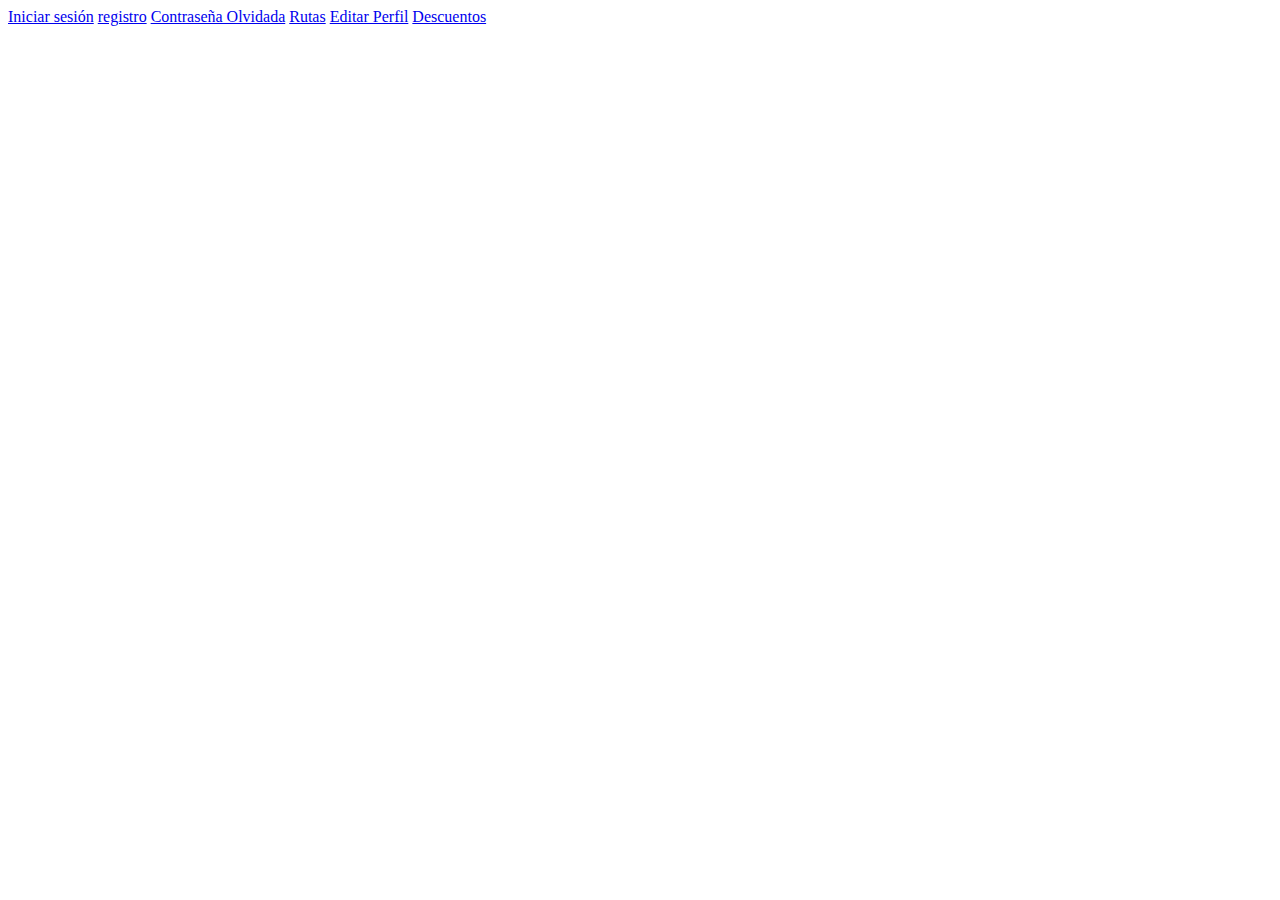
<file: index.html>
<!DOCTYPE html>
<html>
<head>
	<meta charset="utf-8">
	<title>indice(?)</title>
</head>
<body>
	<a href="login.html">Iniciar sesión</a>
	<a href="registro.html">registro</a>
	<a href="contraseña-olvidada.html">Contraseña Olvidada</a>
	<a href="rutas.html">Rutas</a>
	<a href="editar-perfil.html">Editar Perfil</a>
	<a href="descuentos.html">Descuentos</a>
	<a href=""></a>
	<a href=""></a>
</body>
</html>
</file>
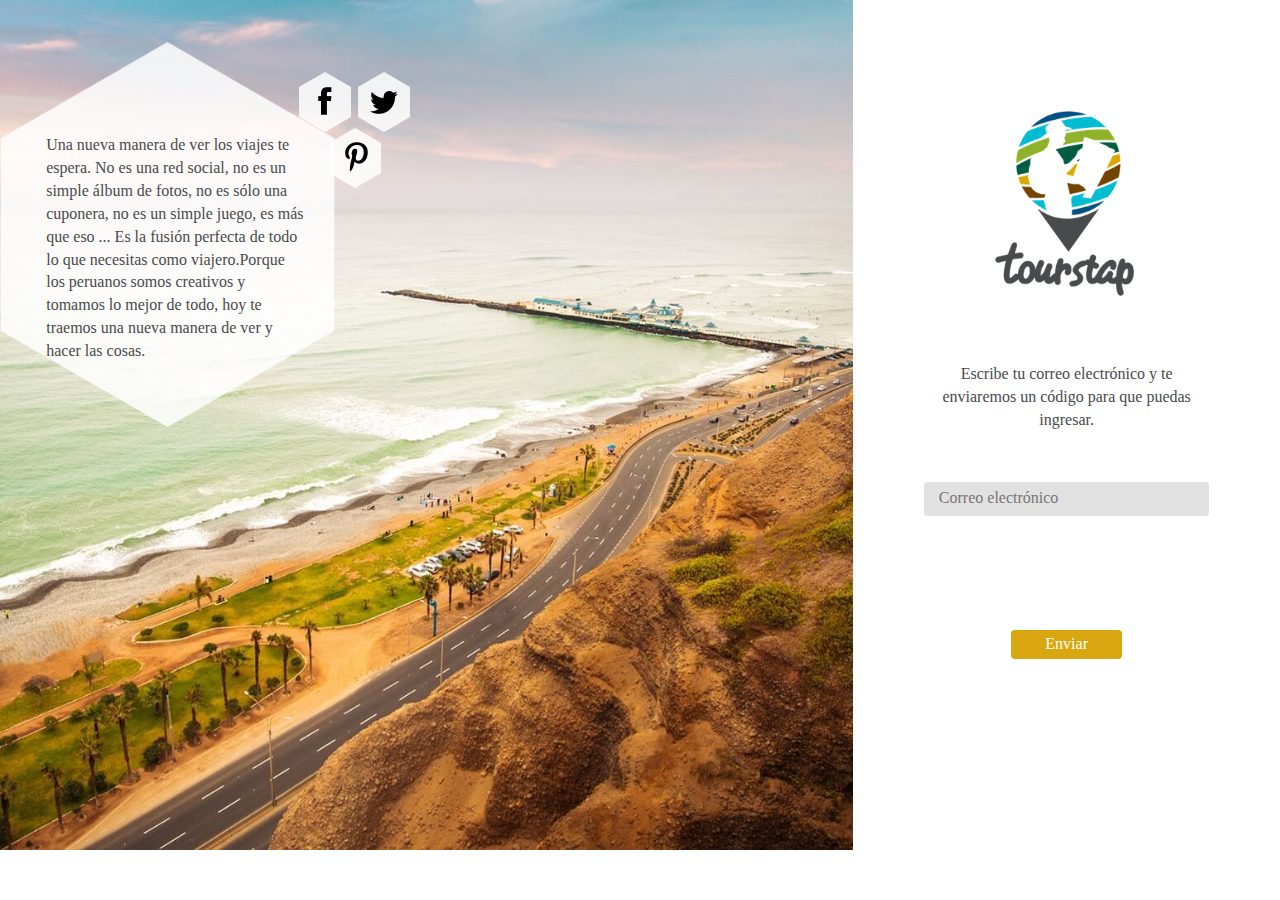
<file: contraseña-olvidada.html>
<!DOCTYPE html><!DOCTYPE html>
<html lang="en">
  <head>
    <meta charset="utf-8">
    <title></title>
    <link rel="shortcut icon" href="assets/icon/faviicon.png" type="image/x-icon">
    <link href="assets/css/bootstrap.min.css" rel="stylesheet">
    <link href="assets/css/beyond.css" rel="stylesheet">
    <link href="assets/css/sanfrancisco-font.css" rel="stylesheet">
    <link href="assets/css/main.css" rel="stylesheet">
    <link href="assets/css/owl.carousel.css" rel="stylesheet">
    <body>
      <section>
        <div class="col-xs-8 bg-login">
          <div>
            <p>Una nueva manera de ver los viajes te espera. No es una red social, no es un simple álbum de fotos, no es sólo una cuponera, no es un simple juego, es más que eso ... Es la fusión perfecta de todo lo que necesitas como viajero.Porque los peruanos somos creativos y tomamos lo mejor de todo, hoy te traemos una nueva manera de ver y hacer las cosas.</p>
          </div>
          <div><a href="#"><img src="assets/icon/icon-facebook.png"></a></div>
          <div><a href="#"><img src="assets/icon/icon-pinterest.png"></a></div>
          <div><a href="#"><img src="assets/icon/icon-twitter.png"></a></div>
        </div>
        <div class="col-xs-4 text-center">
          <div class="logo-login"></div>
          <form>
            <p class="mt-20">Escribe tu correo electrónico y te enviaremos un código para que puedas ingresar.</p>
            <input type="email" name="email" placeholder="Correo electrónico" required class="col-xs-12">
            <input type="submit" name="submit" value="Enviar" class="btn-warning mt-40">
          </form>
        </div>
      </section>
    </body>
  </head>
</html>
</file>
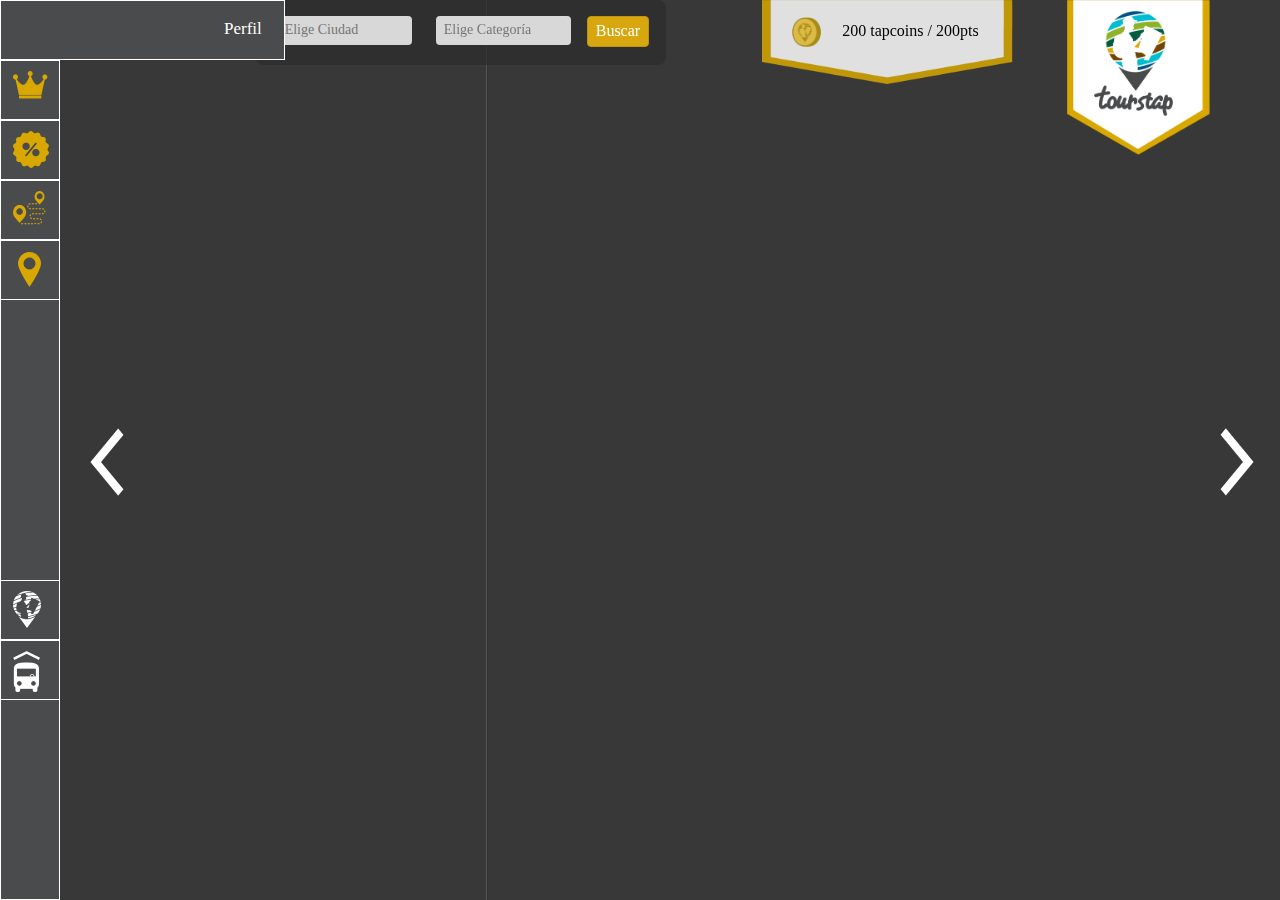
<file: descuentos.html>
<!DOCTYPE html>
<html lang="en">
  <head>
    <meta charset="utf-8">
    <title></title>
    <link rel="shortcut icon" href="assets/icon/faviicon.png" type="image/x-icon">
    <link href="assets/css/bootstrap.min.css" rel="stylesheet">
    <link href="assets/css/beyond.css" rel="stylesheet">
    <link href="assets/css/sanfrancisco-font.css" rel="stylesheet">
    <link href="assets/css/main.css" rel="stylesheet">
    <link href="assets/css/owl.carousel.css" rel="stylesheet">
    <body onLoad="">
      <section>
        <div class="nav sidebar-nav">
          <nav>
            <ul role="navigation" class="navbar"><a href="perfil.html">   
                <li class="icon-pd"><img src="assets/icon/icono-perfil.png">
                  <p> Perfil</p>
                </li></a><a href="ranking.html">   
                <li><img src="assets/icon/icono-ranking.png">
                  <p> Ranking</p>
                </li></a><a href="descuentos.html">   
                <li><img src="assets/icon/icono-descuentos.png">
                  <p> Descuentos</p>
                </li></a><a href="rutas.html">   
                <li><img src="assets/icon/icono-retos.png">
                  <p> Rutas</p>
                </li></a><a href="mapa.html">
                <li class="icon-pd"><img src="assets/icon/icono-ubicacion.png">
                  <p> Mapa</p>
                </li></a><a href="http://tourstap.com/">   
                <li class="icon web"><img src="assets/icon/icono-web.png"></li></a><a href="bus-alojo.html" class="icon">  
                <li class="icon"><img src="assets/icon/icono-bus-alojo.png"></li></a></ul>
          </nav>
        </div>
      </section>
      <div class="filter">
        <form action="">
          <input list="place" name="places" placeholder="Elige Ciudad">
          <datalist id="place">
            <option value="Lugar 1"></option>
            <option value="Lugar 2"></option>
            <option value="Lugar 3"></option>
            <option value="Lugar 4"></option>
          </datalist>
          <input list="category" name="category" placeholder="Elige Categoría">
          <datalist id="category">
            <option value="Restaruantes"></option>
            <option value="Hoteles"></option>
            <option value="Ecolodge"></option>
            <option value="Tours"></option>
            <option value="Souvenirs"></option>
          </datalist>
          <button class="btn btn-warning">Buscar</button>
        </form>
      </div>
      <div class="col-sm-5 pts-tapcoin ">
        <div class="white-tapcoin">
          <div class="tapcoin"></div>
          <p>200 tapcoins / 200pts</p>
        </div>
        <div class="white-logo">
          <div class="logo"></div>
        </div>
      </div>
      <section class="contain-descuento">
        <div class="item">
          <div class="descuento-hover">
            <div>
              <h2>Bar Runa</h2>
              <h4>Descuento en todo piscos</h4>
              <p>20%</p>
              <p>50 tapcoin</p>
              <p class="text-justify">Lorem ipsum dolor sit amet, consectetur adipisicing elit, sed do eiusmod tempor incididunt ut labore et dolore magna aliqua. Ut enim ad minim veniam, quis nostrud exercitation ullamco laboris nisi ut aliquip ex ea commodo consequat.</p>
              <button class="btn btn-warning">Canjear</button>
            </div>
          </div><img src="assets/icon/capa-descuentos.png" class="descuento-item">
        </div>
        <div class="item">
          <div class="descuento-hover">
            <div>
              <h2>Bar Runa</h2>
              <h4>Descuento en todo piscos</h4>
              <p>20%</p>
              <p>50 tapcoin</p>
              <p class="text-justify">Duis aute irure dolor in reprehenderit in voluptate velit esse cillum dolore eu fugiat nulla pariatur. Excepteur sint occaecat cupidatat non proident, sunt in culpa qui officia deserunt mollit anim id est laborum.</p>
              <button class="btn btn-warning">Canjear</button>
            </div>
          </div><img src="assets/icon/capa-descuentos.png" class="descuento-item">
        </div>
        <div class="item">
          <div class="descuento-hover">
            <div>
              <h2>Bar Runa</h2>
              <h4>Descuento en todo piscos</h4>
              <p>20%</p>
              <p>50 tapcoin</p>
              <p class="text-justify">Lorem ipsum dolor sit amet, consectetur adipisicing elit, sed do eiusmod tempor incididunt ut labore et dolore magna aliqua. Ut enim ad minim veniam, quis nostrud exercitation ullamco laboris nisi ut aliquip ex ea commodo consequat.</p>
              <button class="btn btn-warning">Canjear</button>
            </div>
          </div><img src="assets/icon/capa-descuentos.png" class="descuento-item">
        </div>
        <div class="item">
          <div class="descuento-hover">
            <div>
              <h2>Bar Runa</h2>
              <h4>Descuento en todo piscos</h4>
              <p>20%</p>
              <p>50 tapcoin</p>
              <p class="text-justify">Duis aute irure dolor in reprehenderit in voluptate velit esse cillum dolore eu fugiat nulla pariatur. Excepteur sint occaecat cupidatat non proident, sunt in culpa qui officia deserunt mollit anim id est laborum.</p>
              <button class="btn btn-warning">Canjear</button>
            </div>
          </div><img src="assets/icon/capa-descuentos.png" class="descuento-item">
        </div>
      </section>
      <script src="http://ajax.googleapis.com/ajax/libs/jquery/2.0.0/jquery.min.js">  </script>
      <script src="assets/js/owl.carousel.min.js"></script>
      <script src="assets/js/main.js"></script>
    </body>
  </head>
</html>
</file>
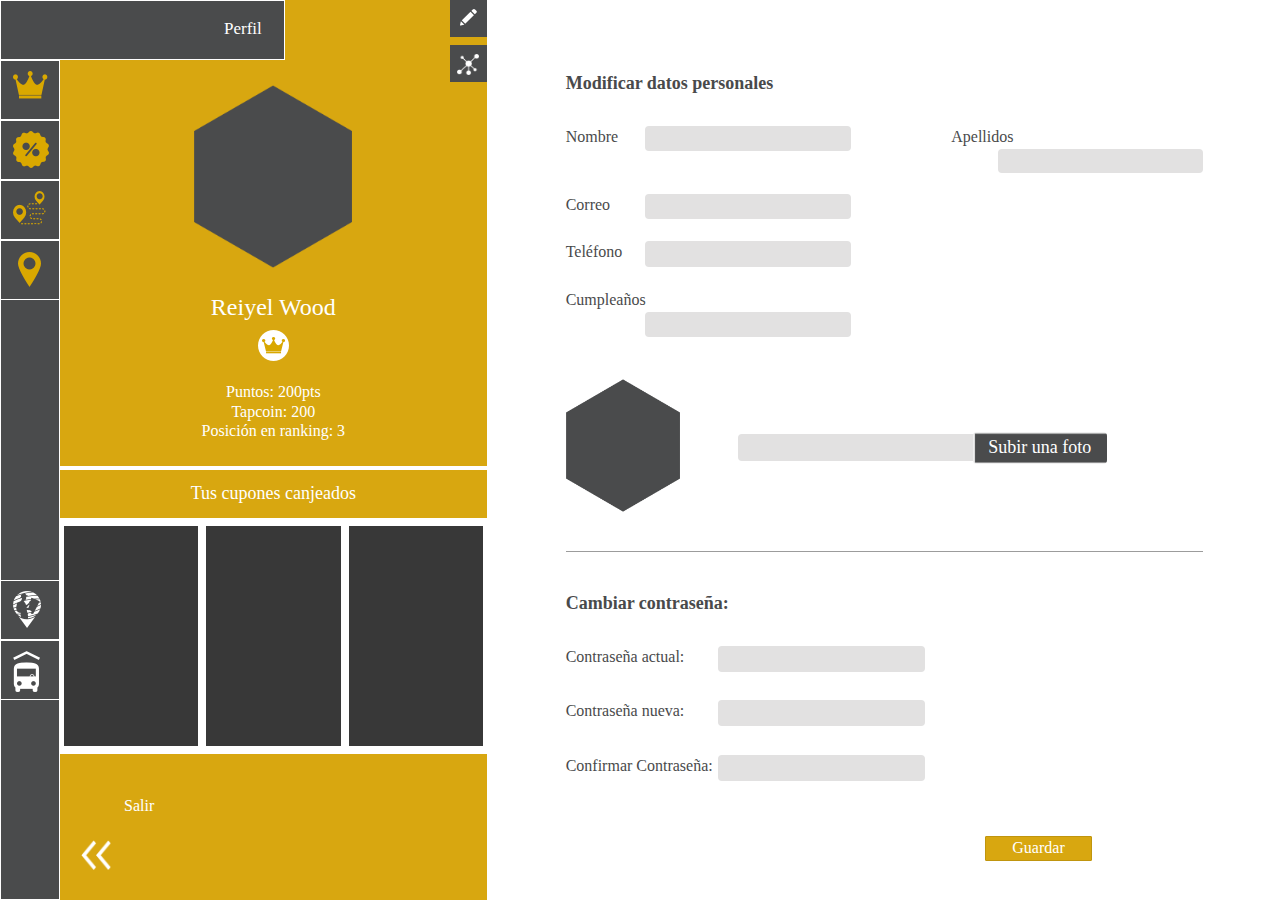
<file: editar-perfil.html>
<!DOCTYPE html>
<html lang="en">
  <head>
    <meta charset="utf-8">
    <title></title>
    <link rel="shortcut icon" href="assets/icon/faviicon.png" type="image/x-icon">
    <link href="assets/css/bootstrap.min.css" rel="stylesheet">
    <link href="assets/css/beyond.css" rel="stylesheet">
    <link href="assets/css/sanfrancisco-font.css" rel="stylesheet">
    <link href="assets/css/main.css" rel="stylesheet">
    <link href="assets/css/owl.carousel.css" rel="stylesheet">
    <body onLoad="fotoPerfil(1)">
      <section>
        <div class="nav sidebar-nav">
          <nav>
            <ul role="navigation" class="navbar"><a href="perfil.html">   
                <li class="icon-pd"><img src="assets/icon/icono-perfil.png">
                  <p> Perfil</p>
                </li></a><a href="ranking.html">   
                <li><img src="assets/icon/icono-ranking.png">
                  <p> Ranking</p>
                </li></a><a href="descuentos.html">   
                <li><img src="assets/icon/icono-descuentos.png">
                  <p> Descuentos</p>
                </li></a><a href="rutas.html">   
                <li><img src="assets/icon/icono-retos.png">
                  <p> Rutas</p>
                </li></a><a href="mapa.html">
                <li class="icon-pd"><img src="assets/icon/icono-ubicacion.png">
                  <p> Mapa</p>
                </li></a><a href="http://tourstap.com/">   
                <li class="icon web"><img src="assets/icon/icono-web.png"></li></a><a href="bus-alojo.html" class="icon">  
                <li class="icon"><img src="assets/icon/icono-bus-alojo.png"></li></a></ul>
          </nav>
        </div>
        <div class="col-sm-4 bg-perfil text-center"><a href="editar-perfil.html">
            <div class="icon"><img src="assets/icon/icono-edicion.png"></div></a><a href="#">           
            <div class="icon compartir"> <img src="assets/icon/icono-compartir.png"></div></a><img src="assets/icon/foto-perfil.png" class="foto">
          <h3>Reiyel Wood</h3><img src="assets/icon/icono-posicion-ranking.png">
          <p>Puntos: 200pts</p>
          <p>Tapcoin: 200</p>
          <p>Posición en ranking: 3</p>
          <div>
            <h4>Tus cupones canjeados</h4>
          </div>
          <div class="slide-descuentos"><a class="item">
              <div><span>Cod: a12341234</span></div><img src="assets/icon/caja-descuentos.png"></a><a class="item">
              <div><span>Cod: a12351235</span></div><img src="assets/icon/caja-descuentos.png"></a><a class="item">
              <div><span>Cod: a12361235</span></div><img src="assets/icon/caja-descuentos.png"></a><a class="item">
              <div><span>Cod: a12371235</span></div><img src="assets/icon/caja-descuentos.png"></a><a class="item">
              <div><span>Cod: a12381235</span></div><img src="assets/icon/caja-descuentos.png"></a><a class="item">
              <div><span>Cod: a12391235</span></div><img src="assets/icon/caja-descuentos.png"></a></div>
          <div></div><a href="#" class="salir">   
            <div></div>
            <p>Salir</p></a>
        </div>
        <div class="col-sm-7 editar">
          <div class="col-sm-12">
            <h4>Modificar datos personales</h4>
          </div>
          <div class="col-sm-6 pr-5">
            <p>Nombre</p>
            <input type="text" name="name" required>
          </div>
          <div class="col-sm-6 pl-10">
            <p>Apellidos </p>
            <input type="text" name="name" required>
          </div>
          <div class="col-sm-6 pr-5">
            <p>Correo </p>
            <input type="email" name="email" required>
          </div>
          <div class="col-sm-6 pr-5">
            <p>Teléfono</p>
            <input type="text" name="name" required>
          </div>
          <div class="col-sm-6 pr-5">
            <p>Cumpleaños </p>
            <input type="text" name="name" required>
          </div>
          <div class="col-sm-12"><img src="assets/icon/foto-perfil.png" class="foto">
            <div class="avatar">
              <input id="file1" class="input-imagen">
              <button class="btn "> 
                <input type="file" id="fileToUpload1" name="fileToUpload1" class="input-hidden">
                <div>Subir una foto</div>
              </button>
            </div>
            <div class="separator"></div>
          </div>
          <div class="col-sm-12">
            <h4>Cambiar contraseña:</h4>
          </div>
          <div class="col-md-9 col-lg-7">
            <p>Contraseña actual:</p>
            <input type="password" name="name" required class="space">
          </div>
          <div class="col-md-9 col-lg-7">
            <p>Contraseña nueva:</p>
            <input type="password" name="name" required class="space">
          </div>
          <div class="col-md-9 col-lg-7">
            <p>Confirmar Contraseña:</p>
            <input type="password" name="password" required>
          </div>
          <div class="col-sm-10">
            <button class="btn btn-warning">Guardar</button>
          </div>
        </div>
      </section>
      <script src="http://ajax.googleapis.com/ajax/libs/jquery/2.0.0/jquery.min.js"></script>
      <script src="assets/js/owl.carousel.min.js"></script>
      <script src="assets/js/main.js"></script>
    </body>
  </head>
</html>
</file>
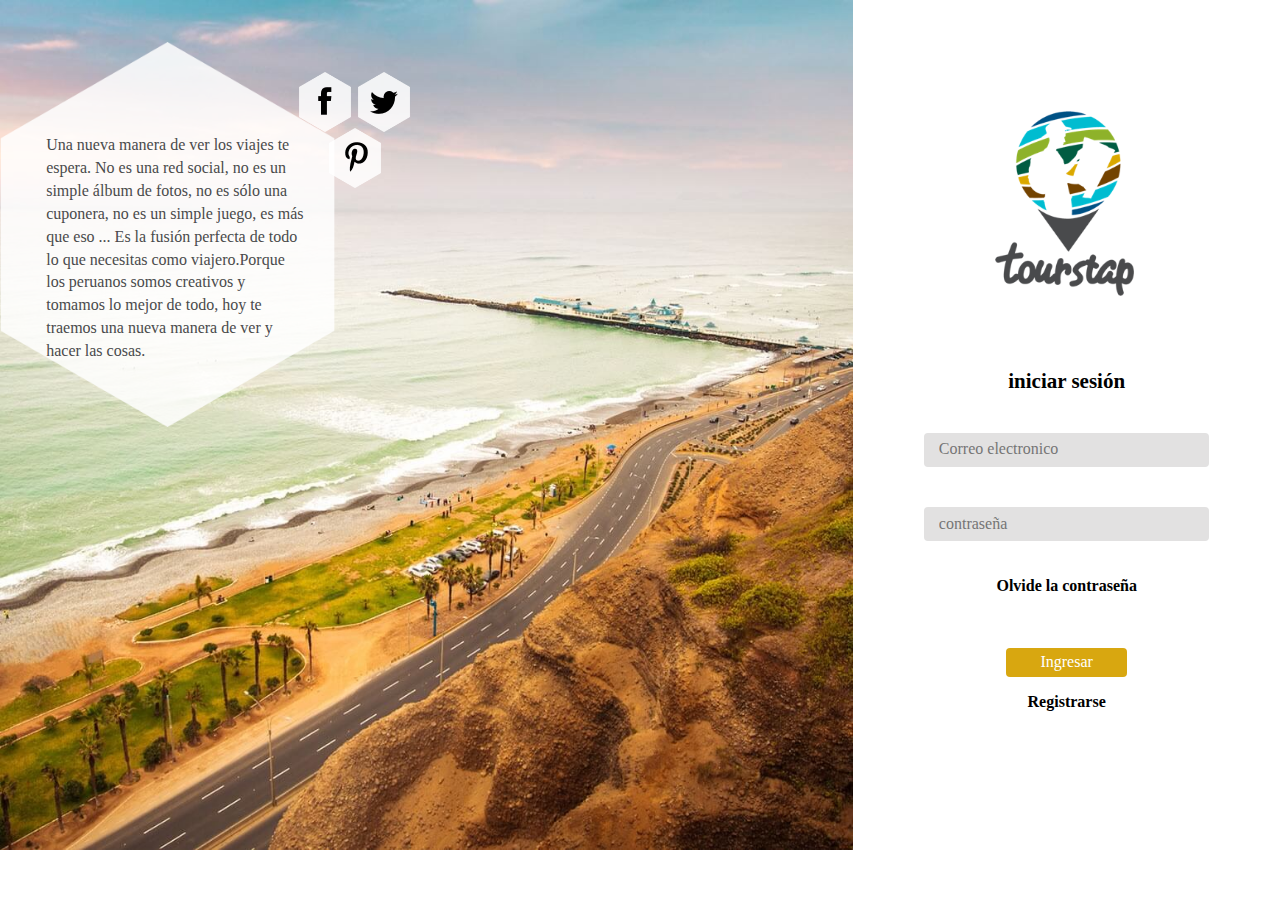
<file: login.html>
<!DOCTYPE html>
<html lang="en">
  <head>
    <meta charset="utf-8">
    <title></title>
    <link rel="shortcut icon" href="assets/icon/faviicon.png" type="image/x-icon">
    <link href="assets/css/bootstrap.min.css" rel="stylesheet">
    <link href="assets/css/beyond.css" rel="stylesheet">
    <link href="assets/css/sanfrancisco-font.css" rel="stylesheet">
    <link href="assets/css/main.css" rel="stylesheet">
    <link href="assets/css/owl.carousel.css" rel="stylesheet">
    <body>
      <section>
        <div class="col-xs-8 bg-login">
          <div>
            <p>Una nueva manera de ver los viajes te espera. No es una red social, no es un simple álbum de fotos, no es sólo una cuponera, no es un simple juego, es más que eso ... Es la fusión perfecta de todo lo que necesitas como viajero.Porque los peruanos somos creativos y tomamos lo mejor de todo, hoy te traemos una nueva manera de ver y hacer las cosas.</p>
          </div>
          <div><a href="#"><img src="assets/icon/icon-facebook.png"></a></div>
          <div><a href="#"><img src="assets/icon/icon-pinterest.png"></a></div>
          <div><a href="#"><img src="assets/icon/icon-twitter.png"></a></div>
        </div>
        <div class="col-xs-4 text-center">
          <div class="logo-login"></div>
          <h1>iniciar sesión</h1>
          <form>
            <input type="email" name="email" placeholder="Correo electronico" required class="col-xs-12">
            <input type="password" name="password" placeholder="contraseña" required class="col-xs-12"><a href="contraseña-olvidada.html"> 
              <p class="col-xs-12 mt">Olvide la contraseña</p></a>
            <input type="submit" name="submit" value="Ingresar" class="btn-warning"><a href="#"> 
              <p class="col-xs-12 ">Registrarse</p></a>
          </form>
        </div>
      </section>
    </body>
  </head>
</html>
</file>
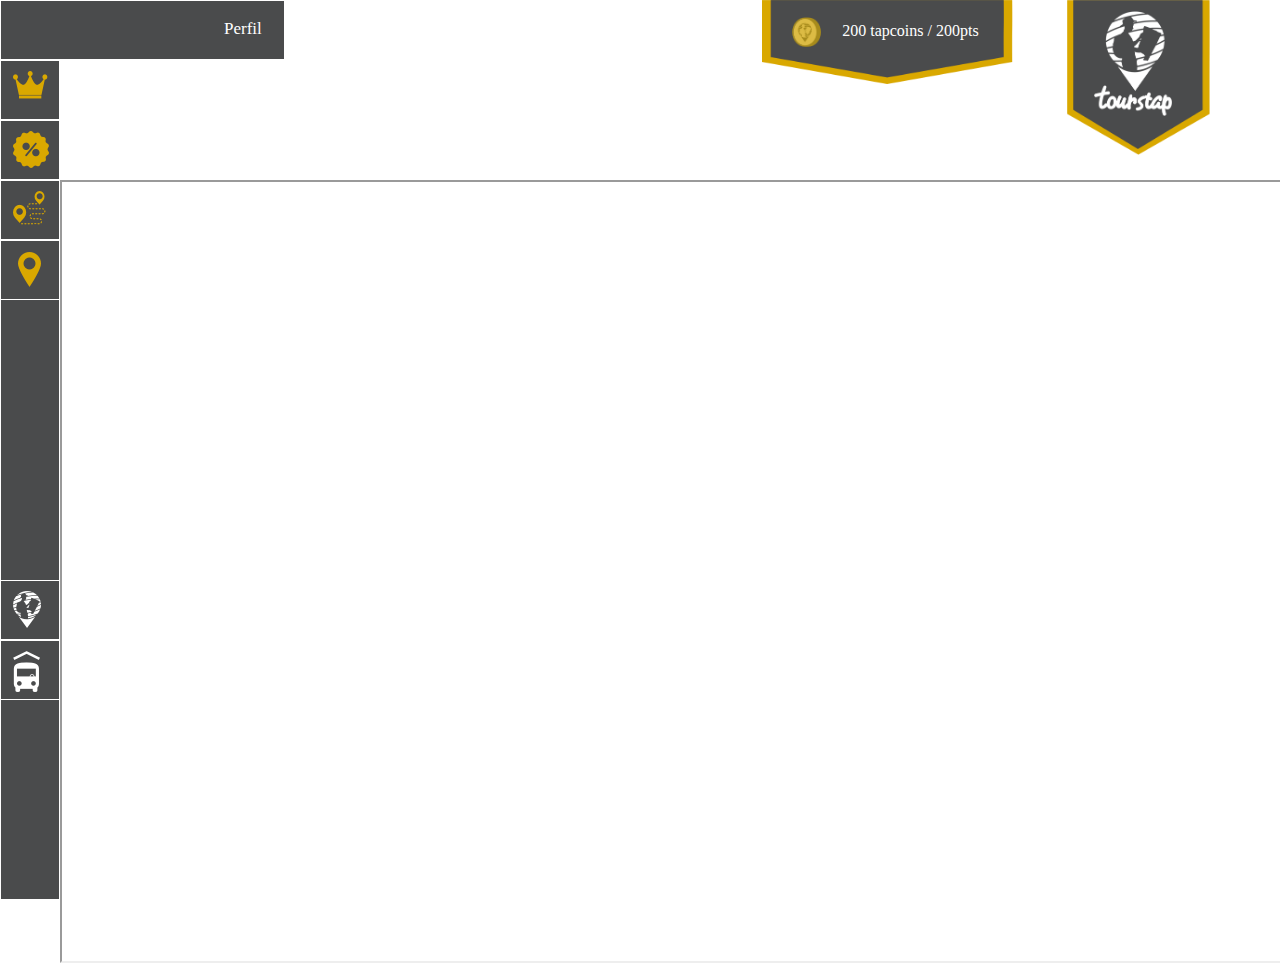
<file: mapa.html>
<!DOCTYPE html>
<html lang="en">
  <head>
    <meta charset="utf-8">
    <title></title>
    <link rel="shortcut icon" href="assets/icon/faviicon.png" type="image/x-icon">
    <link href="assets/css/bootstrap.min.css" rel="stylesheet">
    <link href="assets/css/beyond.css" rel="stylesheet">
    <link href="assets/css/sanfrancisco-font.css" rel="stylesheet">
    <link href="assets/css/main.css" rel="stylesheet">
    <link href="assets/css/owl.carousel.css" rel="stylesheet">
    <body>
      <section>
        <div class="nav sidebar-nav">
          <nav>
            <ul role="navigation" class="navbar"><a href="perfil.html">   
                <li class="icon-pd"><img src="assets/icon/icono-perfil.png">
                  <p> Perfil</p>
                </li></a><a href="ranking.html">   
                <li><img src="assets/icon/icono-ranking.png">
                  <p> Ranking</p>
                </li></a><a href="descuentos.html">   
                <li><img src="assets/icon/icono-descuentos.png">
                  <p> Descuentos</p>
                </li></a><a href="rutas.html">   
                <li><img src="assets/icon/icono-retos.png">
                  <p> Rutas</p>
                </li></a><a href="mapa.html">
                <li class="icon-pd"><img src="assets/icon/icono-ubicacion.png">
                  <p> Mapa</p>
                </li></a><a href="http://tourstap.com/">   
                <li class="icon web"><img src="assets/icon/icono-web.png"></li></a><a href="bus-alojo.html" class="icon">  
                <li class="icon"><img src="assets/icon/icono-bus-alojo.png"></li></a></ul>
          </nav>
        </div>
        <div class="col-sm-5 pts-tapcoin">
          <div>
            <div class="tapcoin"></div>
            <p>200 tapcoins / 200pts</p>
          </div>
          <div>
            <div class="logo"></div>
          </div>
        </div>
      </section>
      <section>
        <iframe src="https://www.google.com/maps/d/embed?mid=1PJiSov7sdGhzHs8UUw5R2kR3o3c" width="95.5%" height="87%" style="position: absolute; top: 20%;"></iframe>
      </section>
    </body>
  </head>
</html>
</file>
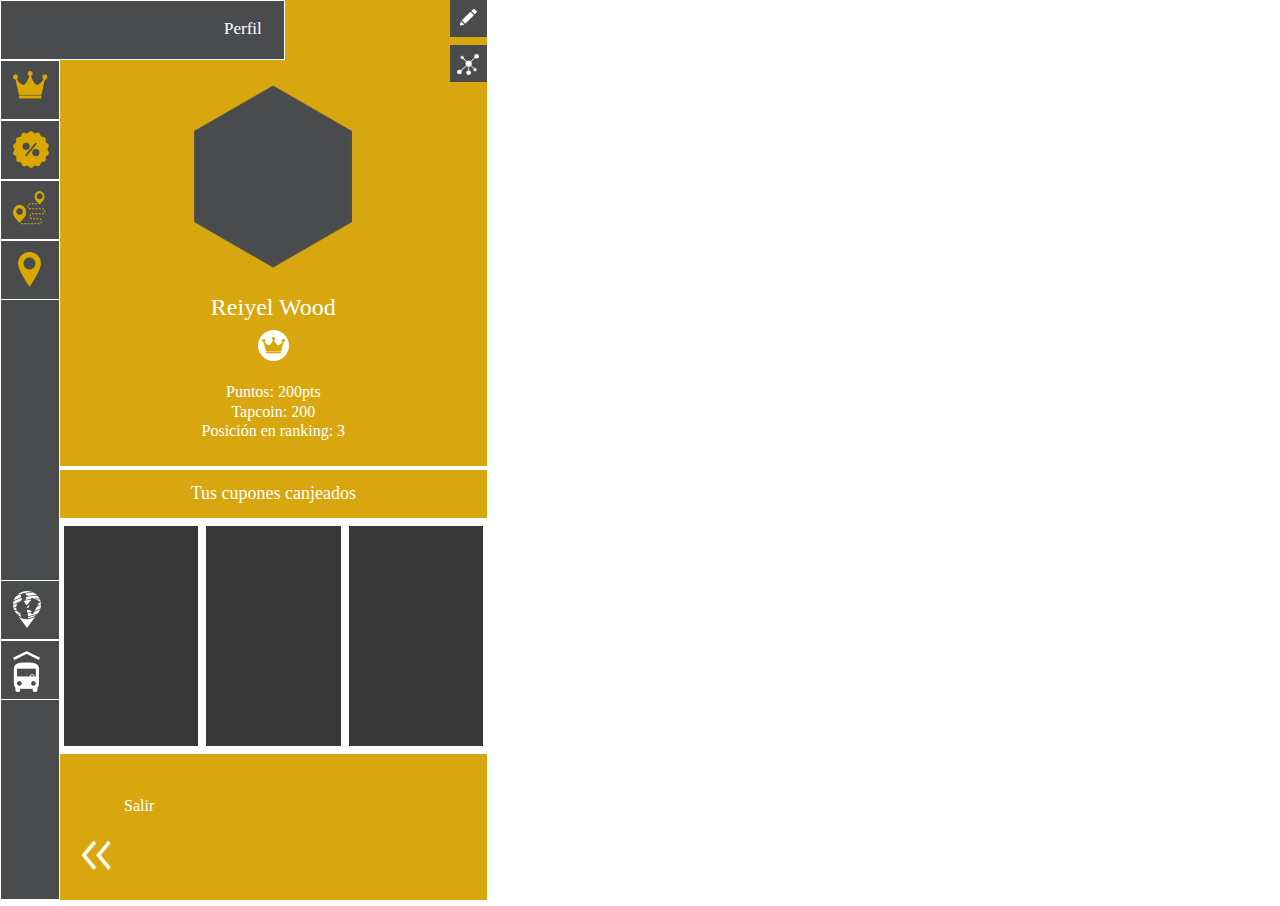
<file: perfil.html>
<!DOCTYPE html>
<html lang="en">
  <head>
    <meta charset="utf-8">
    <title></title>
    <link rel="shortcut icon" href="assets/icon/faviicon.png" type="image/x-icon">
    <link href="assets/css/bootstrap.min.css" rel="stylesheet">
    <link href="assets/css/beyond.css" rel="stylesheet">
    <link href="assets/css/sanfrancisco-font.css" rel="stylesheet">
    <link href="assets/css/main.css" rel="stylesheet">
    <link href="assets/css/owl.carousel.css" rel="stylesheet">
    <body onLoad="foto(1)">
      <section>
        <div class="nav sidebar-nav">
          <nav>
            <ul role="navigation" class="navbar"><a href="perfil.html">   
                <li class="icon-pd"><img src="assets/icon/icono-perfil.png">
                  <p> Perfil</p>
                </li></a><a href="ranking.html">   
                <li><img src="assets/icon/icono-ranking.png">
                  <p> Ranking</p>
                </li></a><a href="descuentos.html">   
                <li><img src="assets/icon/icono-descuentos.png">
                  <p> Descuentos</p>
                </li></a><a href="rutas.html">   
                <li><img src="assets/icon/icono-retos.png">
                  <p> Rutas</p>
                </li></a><a href="mapa.html">
                <li class="icon-pd"><img src="assets/icon/icono-ubicacion.png">
                  <p> Mapa</p>
                </li></a><a href="http://tourstap.com/">   
                <li class="icon web"><img src="assets/icon/icono-web.png"></li></a><a href="bus-alojo.html" class="icon">  
                <li class="icon"><img src="assets/icon/icono-bus-alojo.png"></li></a></ul>
          </nav>
        </div>
        <div class="col-sm-4 bg-perfil text-center"><a href="editar-perfil.html">
            <div class="icon"><img src="assets/icon/icono-edicion.png"></div></a><a href="#">           
            <div class="icon compartir"> <img src="assets/icon/icono-compartir.png"></div></a><img src="assets/icon/foto-perfil.png" class="foto">
          <h3>Reiyel Wood</h3><img src="assets/icon/icono-posicion-ranking.png">
          <p>Puntos: 200pts</p>
          <p>Tapcoin: 200</p>
          <p>Posición en ranking: 3</p>
          <div>
            <h4>Tus cupones canjeados</h4>
          </div>
          <div class="slide-descuentos"><a class="item">
              <div><span>Cod: a12341234</span></div><img src="assets/icon/caja-descuentos.png"></a><a class="item">
              <div><span>Cod: a12351235</span></div><img src="assets/icon/caja-descuentos.png"></a><a class="item">
              <div><span>Cod: a12361235</span></div><img src="assets/icon/caja-descuentos.png"></a><a class="item">
              <div><span>Cod: a12371235</span></div><img src="assets/icon/caja-descuentos.png"></a><a class="item">
              <div><span>Cod: a12381235</span></div><img src="assets/icon/caja-descuentos.png"></a><a class="item">
              <div><span>Cod: a12391235</span></div><img src="assets/icon/caja-descuentos.png"></a></div>
          <div></div><a href="#" class="salir">   
            <div></div>
            <p>Salir</p></a>
        </div>
      </section>
      <script src="http://ajax.googleapis.com/ajax/libs/jquery/2.0.0/jquery.min.js"></script>
      <script src="assets/js/owl.carousel.min.js"></script>
      <script src="assets/js/main.js"></script>
    </body>
  </head>
</html>
</file>
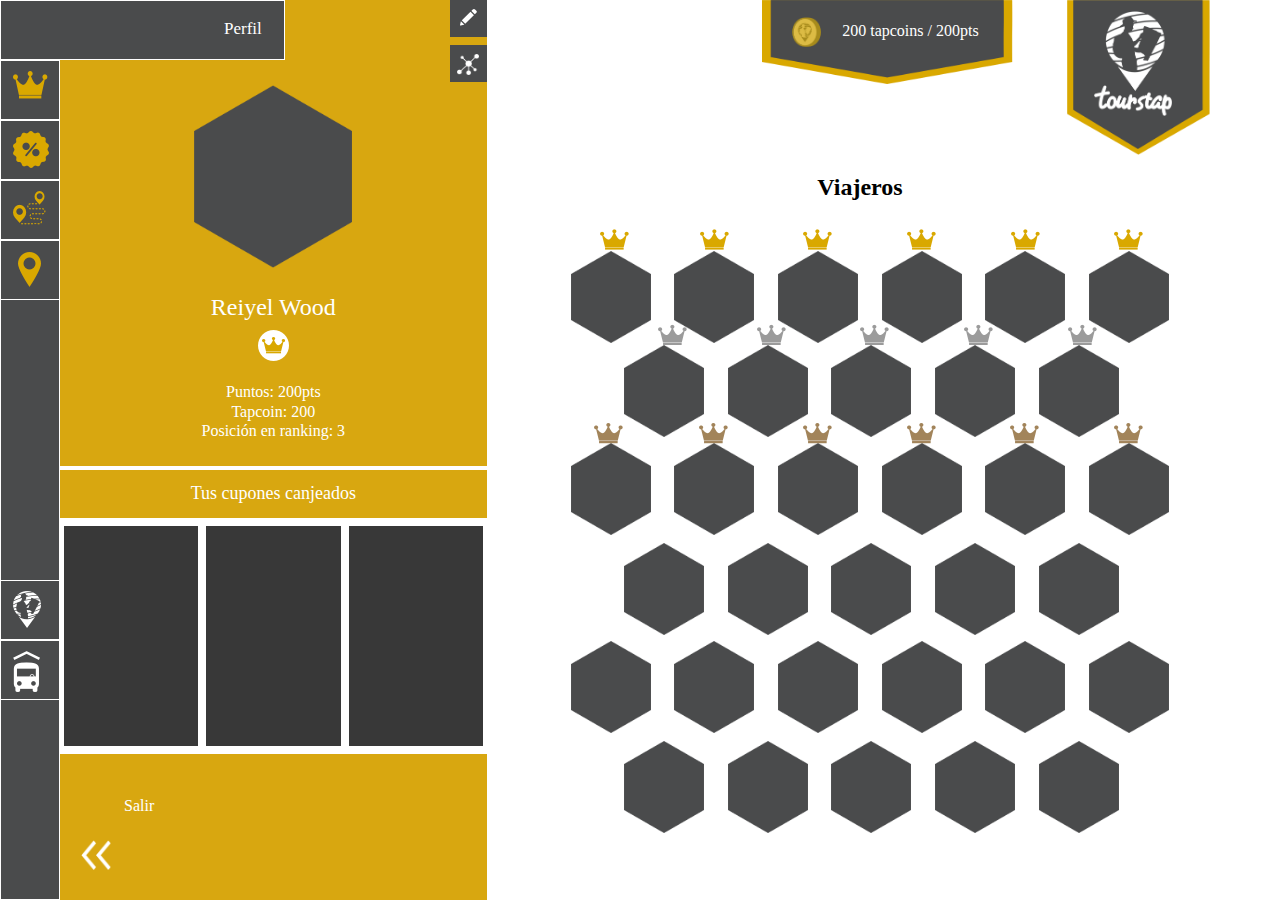
<file: ranking.html>
<!DOCTYPE html>
<html lang="en">
  <head>
    <meta charset="utf-8">
    <title></title>
    <link rel="shortcut icon" href="assets/icon/faviicon.png" type="image/x-icon">
    <link href="assets/css/bootstrap.min.css" rel="stylesheet">
    <link href="assets/css/beyond.css" rel="stylesheet">
    <link href="assets/css/sanfrancisco-font.css" rel="stylesheet">
    <link href="assets/css/main.css" rel="stylesheet">
    <link href="assets/css/owl.carousel.css" rel="stylesheet">
    <body onLoad="">
      <section>
        <div class="nav sidebar-nav">
          <nav>
            <ul role="navigation" class="navbar"><a href="perfil.html">   
                <li class="icon-pd"><img src="assets/icon/icono-perfil.png">
                  <p> Perfil</p>
                </li></a><a href="ranking.html">   
                <li><img src="assets/icon/icono-ranking.png">
                  <p> Ranking</p>
                </li></a><a href="descuentos.html">   
                <li><img src="assets/icon/icono-descuentos.png">
                  <p> Descuentos</p>
                </li></a><a href="rutas.html">   
                <li><img src="assets/icon/icono-retos.png">
                  <p> Rutas</p>
                </li></a><a href="mapa.html">
                <li class="icon-pd"><img src="assets/icon/icono-ubicacion.png">
                  <p> Mapa</p>
                </li></a><a href="http://tourstap.com/">   
                <li class="icon web"><img src="assets/icon/icono-web.png"></li></a><a href="bus-alojo.html" class="icon">  
                <li class="icon"><img src="assets/icon/icono-bus-alojo.png"></li></a></ul>
          </nav>
        </div>
        <div class="col-sm-4 bg-perfil text-center"><a href="editar-perfil.html">
            <div class="icon"><img src="assets/icon/icono-edicion.png"></div></a><a href="#">           
            <div class="icon compartir"> <img src="assets/icon/icono-compartir.png"></div></a><img src="assets/icon/foto-perfil.png" class="foto">
          <h3>Reiyel Wood</h3><img src="assets/icon/icono-posicion-ranking.png">
          <p>Puntos: 200pts</p>
          <p>Tapcoin: 200</p>
          <p>Posición en ranking: 3</p>
          <div>
            <h4>Tus cupones canjeados</h4>
          </div>
          <div class="slide-descuentos"><a class="item">
              <div><span>Cod: a12341234</span></div><img src="assets/icon/caja-descuentos.png"></a><a class="item">
              <div><span>Cod: a12351235</span></div><img src="assets/icon/caja-descuentos.png"></a><a class="item">
              <div><span>Cod: a12361235</span></div><img src="assets/icon/caja-descuentos.png"></a><a class="item">
              <div><span>Cod: a12371235</span></div><img src="assets/icon/caja-descuentos.png"></a><a class="item">
              <div><span>Cod: a12381235</span></div><img src="assets/icon/caja-descuentos.png"></a><a class="item">
              <div><span>Cod: a12391235</span></div><img src="assets/icon/caja-descuentos.png"></a></div>
          <div></div><a href="#" class="salir">   
            <div></div>
            <p>Salir</p></a>
        </div>
        <div class="col-sm-5 pts-tapcoin">
          <div>
            <div class="tapcoin"></div>
            <p>200 tapcoins / 200pts</p>
          </div>
          <div>
            <div class="logo"></div>
          </div>
        </div>
        <section class="ranking">
          <div>
            <div class="col-sm-7 mt-12 text-center mb-5">
              <h3>Viajeros</h3>
            </div>
            <div class="collage col-sm-7 pl-5"><a href="#"><span class="gold"></span>
                <div class="hex initial"></div></a><a href="#"><span class="gold"></span>
                <div class="hex initial"></div></a><a href="#"><span class="gold"></span>
                <div class="hex initial"></div></a><a href="#"><span class="gold"></span>
                <div class="hex initial"></div></a><a href="#"><span class="gold"></span>
                <div class="hex initial"></div></a><a href="#"><span class="gold"></span>
                <div class="hex initial"></div></a><a href="#"><span class="silver left"></span>
                <div class="hex relative-1"></div></a><a href="#"><span class="silver"></span>
                <div class="hex relative-1"></div></a><a href="#"><span class="silver"></span>
                <div class="hex relative-1"></div></a><a href="#"><span class="silver"></span>
                <div class="hex relative-1"></div></a><a href="#"><span class="silver"></span>
                <div class="hex relative-1 mr-5"></div></a><a href="#"><span class="bronze left"></span>
                <div class="hex relative-2"></div></a><a href="#"><span class="bronze"></span>
                <div class="hex relative-2"></div></a><a href="#"><span class="bronze"></span>
                <div class="hex relative-2"></div></a><a href="#"><span class="bronze"></span>
                <div class="hex relative-2"></div></a><a href="#"><span class="bronze "></span>
                <div class="hex relative-2"></div></a><a href="#"><span class="bronze"></span>
                <div class="hex relative-2"></div></a><a href="#">
                <div class="hex relative-1"></div></a><a href="#">
                <div class="hex relative-1"></div></a><a href="#">
                <div class="hex relative-1"></div></a><a href="#">
                <div class="hex relative-1"></div></a><a href="#">
                <div class="hex relative-1 mr-5"></div></a><a href="#">
                <div class="hex relative-2"></div></a><a href="#">
                <div class="hex relative-2"></div></a><a href="#">
                <div class="hex relative-2"></div></a><a href="#">
                <div class="hex relative-2"></div></a><a href="#">
                <div class="hex relative-2"></div></a><a href="#">
                <div class="hex relative-2"></div></a><a href="#">
                <div class="hex relative-1"></div></a><a href="#">
                <div class="hex relative-1"></div></a><a href="#">
                <div class="hex relative-1"></div></a><a href="#">
                <div class="hex relative-1"></div></a><a href="#">
                <div class="hex relative-1 mr-5"></div></a></div>
          </div>
        </section>
      </section>
      <script src="http://ajax.googleapis.com/ajax/libs/jquery/2.0.0/jquery.min.js"></script>
      <script src="assets/js/owl.carousel.min.js"></script>
      <script src="assets/js/main.js"></script>
    </body>
  </head>
</html>
</file>
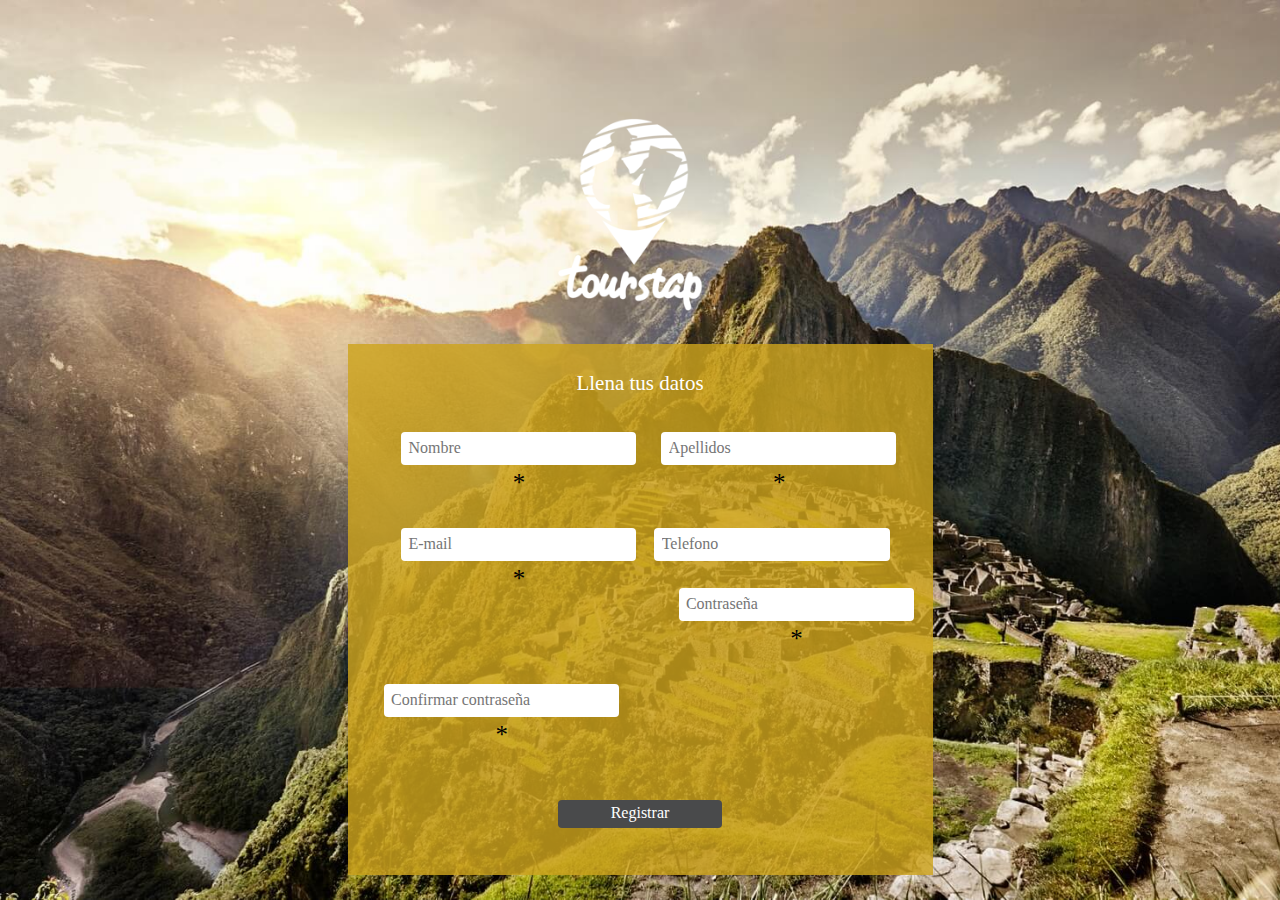
<file: registro.html>
<!DOCTYPE html>
<html lang="en">
  <head>
    <meta charset="utf-8">
    <title></title>
    <link rel="shortcut icon" href="assets/icon/faviicon.png" type="image/x-icon">
    <link href="assets/css/bootstrap.min.css" rel="stylesheet">
    <link href="assets/css/beyond.css" rel="stylesheet">
    <link href="assets/css/sanfrancisco-font.css" rel="stylesheet">
    <link href="assets/css/main.css" rel="stylesheet">
    <link href="assets/css/owl.carousel.css" rel="stylesheet">
    <body>
      <section class="bg-registro">
        <div class="container">
          <div class="row">
            <div class="col-sm-3 col-sm-offset-5">
              <div class="logo"></div>
            </div>
            <div class="col-sm-12 col-md-8 col-md-offset-2 col-lg-6 col-lg-offset-3 text-center">
              <form>
                <h1>Llena tus datos</h1>
                <div class="col-sm-6">
                  <input type="text" name="name" placeholder="Nombre" required class="space"><span class="space">*</span>
                </div>
                <div class="col-sm-6">
                  <input type="text" name="lastname" placeholder="Apellidos" required><span>*</span>
                </div>
                <div class="col-sm-6">
                  <input type="email" name="email" placeholder="E-mail" required class="space"><span class="space">*</span>
                </div>
                <div class="col-sm-6">
                  <input type="phone" name="phone" placeholder="Telefono" required>
                </div>
                <div class="col-sm-6">
                  <input type="password" placeholder="Contraseña" required class="space"><span class="space">*</span>
                </div>
                <div class="col-sm-6">
                  <input type="password" placeholder="Confirmar contraseña" required><span>*</span>
                </div>
                <div class="col-sm-12">
                  <input type="submit" value="Registrar" class="btn-gray-darker mt-40">
                </div>
              </form>
            </div>
          </div>
        </div>
      </section>
    </body>
  </head>
</html>
</file>
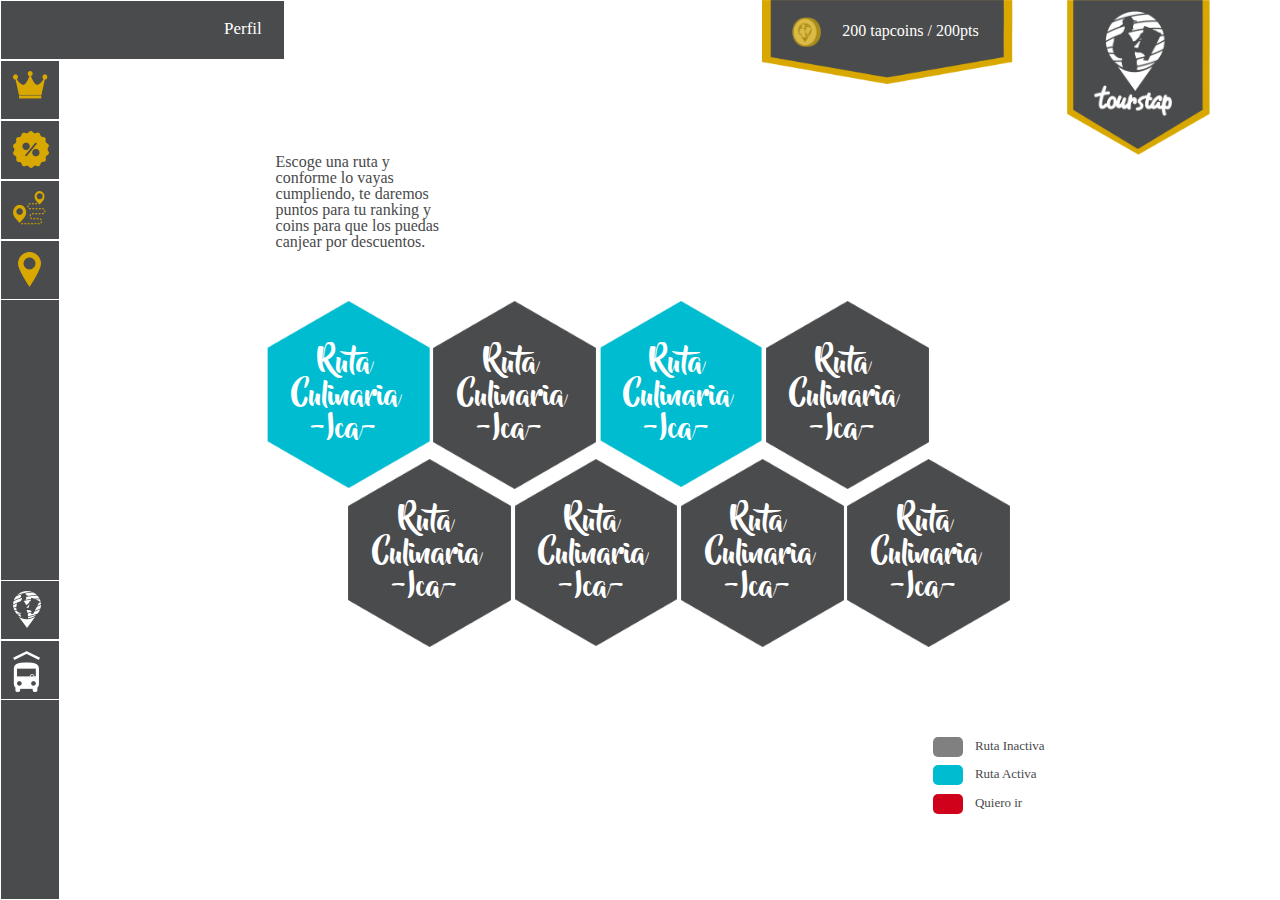
<file: rutas.html>
<!DOCTYPE html>
<html lang="en">
  <head>
    <meta charset="utf-8">
    <title></title>
    <link rel="shortcut icon" href="assets/icon/faviicon.png" type="image/x-icon">
    <link href="assets/css/bootstrap.min.css" rel="stylesheet">
    <link href="assets/css/beyond.css" rel="stylesheet">
    <link href="assets/css/sanfrancisco-font.css" rel="stylesheet">
    <link href="assets/css/main.css" rel="stylesheet">
    <link href="assets/css/owl.carousel.css" rel="stylesheet">
    <body>
      <section>
        <div class="nav sidebar-nav">
          <nav>
            <ul role="navigation" class="navbar"><a href="perfil.html">   
                <li class="icon-pd"><img src="assets/icon/icono-perfil.png">
                  <p> Perfil</p>
                </li></a><a href="ranking.html">   
                <li><img src="assets/icon/icono-ranking.png">
                  <p> Ranking</p>
                </li></a><a href="descuentos.html">   
                <li><img src="assets/icon/icono-descuentos.png">
                  <p> Descuentos</p>
                </li></a><a href="rutas.html">   
                <li><img src="assets/icon/icono-retos.png">
                  <p> Rutas</p>
                </li></a><a href="mapa.html">
                <li class="icon-pd"><img src="assets/icon/icono-ubicacion.png">
                  <p> Mapa</p>
                </li></a><a href="http://tourstap.com/">   
                <li class="icon web"><img src="assets/icon/icono-web.png"></li></a><a href="bus-alojo.html" class="icon">  
                <li class="icon"><img src="assets/icon/icono-bus-alojo.png"></li></a></ul>
          </nav>
        </div>
        <div class="col-sm-5 pts-tapcoin">
          <div>
            <div class="tapcoin"></div>
            <p>200 tapcoins / 200pts</p>
          </div>
          <div>
            <div class="logo"></div>
          </div>
        </div>
      </section>
      <section class="col-sm-11 rutas">
        <div class="col-sm-11">
          <p>Escoge una ruta y conforme lo vayas cumpliendo, te daremos puntos para tu ranking y coins para que los puedas canjear por descuentos.</p>
        </div>
        <div class="col-sm-10"><a href="retos.html">
            <div class="hex activa">
              <h2>Ruta Culinaria<span>-Ica-</span></h2>
            </div></a><a href="#">
            <div class="hex">
              <h2>Ruta Culinaria<span>-Ica-</span></h2>
            </div></a><a href="#">
            <div class="hex activa">
              <h2>Ruta Culinaria<span>-Ica-</span></h2>
            </div></a><a href="#">
            <div class="hex ">
              <h2>Ruta Culinaria<span>-Ica-</span></h2>
            </div></a><a href="#">
            <div class="hex ml relative">
              <h2>Ruta Culinaria<span>-Ica-</span></h2>
            </div></a><a href="#">
            <div class="hex relative">
              <h2>Ruta Culinaria<span>-Ica-</span></h2>
            </div></a><a href="#">
            <div class="hex relative">
              <h2>Ruta Culinaria<span>-Ica-</span></h2>
            </div></a><a href="#">
            <div class="hex relative">
              <h2>Ruta Culinaria<span>-Ica-</span></h2>
            </div></a></div>
      </section>
      <section>
        <div class="container">
          <div class="col-xs-12">
            <div class="leyenda-rutas col-xs-3">
              <div class="col-xs-8 inactiva"></div>
              <p>Ruta Inactiva</p>
              <div class="col-xs-8 activa"></div>
              <p>Ruta Activa</p>
              <div class="col-xs-8 quieroir"></div>
              <p>Quiero ir</p>
            </div>
          </div>
        </div>
      </section>
    </body>
  </head>
</html>
</file>
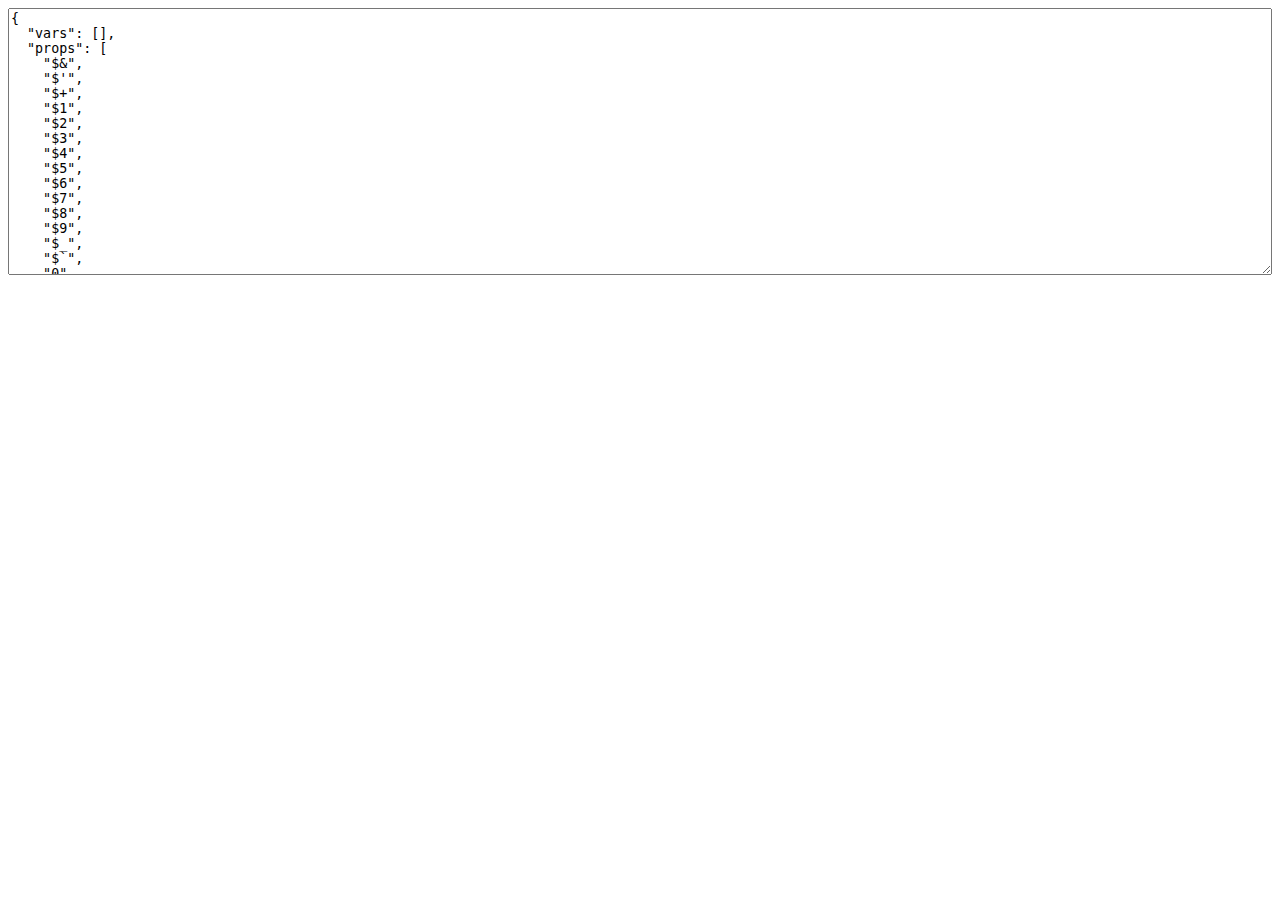
<file: node_modules/jade/node_modules/uglify-js/tools/props.html>
<html>
  <head>
  </head>
  <body>
    <script>(function(){
      var props = {};

      function addObject(obj) {
        if (obj == null) return;
        try {
          Object.getOwnPropertyNames(obj).forEach(add);
        } catch(ex) {}
        if (obj.prototype) {
          Object.getOwnPropertyNames(obj.prototype).forEach(add);
        }
        if (typeof obj == "function") {
          try {
            Object.getOwnPropertyNames(new obj).forEach(add);
          } catch(ex) {}
        }
      }

      function add(name) {
        props[name] = true;
      }

      Object.getOwnPropertyNames(window).forEach(function(thing){
        addObject(window[thing]);
      });

      try {
        addObject(new Event("click"));
        addObject(new Event("contextmenu"));
        addObject(new Event("mouseup"));
        addObject(new Event("mousedown"));
        addObject(new Event("keydown"));
        addObject(new Event("keypress"));
        addObject(new Event("keyup"));
      } catch(ex) {}

      var ta = document.createElement("textarea");
      ta.style.width = "100%";
      ta.style.height = "20em";
      ta.style.boxSizing = "border-box";
      <!-- ta.value = Object.keys(props).sort(cmp).map(function(name){ -->
      <!--   return JSON.stringify(name); -->
      <!-- }).join(",\n"); -->
      ta.value = JSON.stringify({
        vars: [],
        props: Object.keys(props).sort(cmp)
      }, null, 2);
      document.body.appendChild(ta);

      function cmp(a, b) {
        a = a.toLowerCase();
        b = b.toLowerCase();
        return a < b ? -1 : a > b ? 1 : 0;
      }
    })();</script>
  </body>
</html>
</file>
<file: assets/css/beyond.css>
/* Generated by Font Squirrel (https://www.fontsquirrel.com) on September 6, 2016 */

@font-face {
    font-family: 'beyond-the-mountains';
    src: url('../font/beyond-the-mountains-webfont.woff2') format('woff2'),
    	 url('../font/beyond-the-mountains.ttf') format('truetype'),
         url('../font/beyond-the-mountains-webfont.woff') format('woff');
    font-weight: normal;
    font-style: normal;

}
</file>
<file: assets/css/sanfrancisco-font.css>
/**
 * http://applemusic.tumblr.com/
 * https://jsfiddle.net/xq56dmrh/
 */

/** Ultra Light */
@font-face {
  font-family: "San Francisco";
  font-weight: 100;
  src: url("https://applesocial.s3.amazonaws.com/assets/styles/fonts/sanfrancisco/sanfranciscodisplay-ultralight-webfont.woff");
}

/** Thin */
@font-face {
  font-family: "San Francisco";
  font-weight: 200;
  src: url("https://applesocial.s3.amazonaws.com/assets/styles/fonts/sanfrancisco/sanfranciscodisplay-thin-webfont.woff");
}

/** Regular */
@font-face {
  font-family: "San Francisco";
  font-weight: 400;
  src: url("https://applesocial.s3.amazonaws.com/assets/styles/fonts/sanfrancisco/sanfranciscodisplay-regular-webfont.woff");
}

/** Medium */
@font-face {
  font-family: "San Francisco";
  font-weight: 500;
  src: url("https://applesocial.s3.amazonaws.com/assets/styles/fonts/sanfrancisco/sanfranciscodisplay-medium-webfont.woff");
}

/** Semi Bold */
@font-face {
  font-family: "San Francisco";
  font-weight: 600;
  src: url("https://applesocial.s3.amazonaws.com/assets/styles/fonts/sanfrancisco/sanfranciscodisplay-semibold-webfont.woff");
}

/** Bold */ 
@font-face {
  font-family: "San Francisco";
  font-weight: 700;
  src: url("https://applesocial.s3.amazonaws.com/assets/styles/fonts/sanfrancisco/sanfranciscodisplay-bold-webfont.woff");
}
</file>
<file: assets/css/main.css>
body {
  font-family: "san francisco" !important;
  font-weight: 500 !important;
}
body p {
  font-size: 16px;
}
/*helpers*/
.plr-0 {
  padding-right: 0;
  padding-left: 0;
}
.mr-5 {
  margin-right: 10%;
}
.ml-6 {
  margin-left: 6%;
}
.mt-5 {
  margin-top: 5%;
}
.mb-5 {
  margin-bottom: 7%;
}
.pr-5 {
  padding-right: 5%;
}
.pl-5 {
  padding-left: 5%;
}
.pl-10 {
  padding-left: 10%;
}
.text-justify {
  text-align: justify;
}
.text-center {
  text-align: center;
}
/*login*/
.bg-login {
  padding-left: 0px;
  background-image: url("../img/bg-login.jpg");
  height: 850px;
  background-repeat: no-repeat;
  background-size: cover;
}
.bg-login div {
  background-size: contain;
  background-repeat: no-repeat;
  background-image: url("../icon/hex-texto.png");
}
.bg-login div:nth-child(1) {
  margin-top: 5%;
  width: 385px;
  height: 385px;
}
.bg-login div:nth-child(1) p {
  top: 24%;
  padding: 0% 21% 0% 12%;
  position: relative;
}
.bg-login div:nth-child(2) {
  position: absolute;
  top: 8.5%;
  left: 35%;
  width: 60px;
  height: 60px;
}
@media screen and (max-width: 1024px) {
  .bg-login div:nth-child(2) {
    top: 7% !important;
    left: 46% !important;
  }
}
.bg-login div:nth-child(2) img {
  position: relative;
  left: 32%;
  top: 24%;
}
.bg-login div:nth-child(3) {
  position: absolute;
  top: 15%;
  left: 38.5%;
  width: 60px;
  height: 60px;
}
@media screen and (max-width: 1024px) {
  .bg-login div:nth-child(3) {
    top: 13.5% !important;
    left: 50.5% !important;
  }
}
.bg-login div:nth-child(3) img {
  position: relative;
  left: 27%;
  top: 24%;
}
.bg-login div:nth-child(4) {
  position: absolute;
  top: 8.5%;
  left: 42%;
  width: 60px;
  height: 60px;
}
@media screen and (max-width: 1024px) {
  .bg-login div:nth-child(4) {
    top: 7% !important;
    left: 55% !important;
  }
}
.bg-login div:nth-child(4) img {
  position: relative;
  left: 20%;
  top: 32%;
}
.logo-login {
  background-image: url("../icon/logo.png");
  width: 35%;
  height: 195px;
  background-size: contain;
  background-repeat: no-repeat;
  margin: 28% 0% 0% 32%;
}
.col-xs-4.text-center h1 {
  font-size: 21px;
  margin: 16% 0% 0% 0%;
  font-weight: 600;
  color: #000;
}
.col-xs-4.text-center form {
  padding: 0% 14% 0% 14%;
}
.col-xs-4.text-center a {
  color: #000;
  font-size: 16px;
  font-weight: 600;
}
.col-xs-4.text-center a p.mt {
  margin-top: 12%;
}
.col-xs-4.text-center input[type="submit"] {
  padding: 1% 12%;
  margin-bottom: 5%;
}
.col-xs-4.text-center input[type="submit"]:active {
  background-color: #8a562a;
}
.col-xs-4.text-center input[type="submit"]:hover {
  background-color: #8a562a;
  background: -moz-linear-gradient(top, #d6a610 0%, #9b7808 78%);
  background: linear-gradient(to bottom, #d6a610 0%, #9b7808 78%);
  background: -webkit-linear-gradient(top, #d6a610 0%, #9b7808 78%) /* Chrome10-25,Safari5.1-6 */;
}
input {
  border-radius: 4px;
  border: 0px;
  padding: 2% 3%;
  background-color: #e2e1e1;
  font-size: 16px;
  margin-top: 14%;
}
/*contraseña olvidada*/
.mt-12 {
  margin-top: 12%;
}
.mt-20 {
  margin-top: 20%;
}
.mt-40 {
  margin-top: 40%;
}
/*registro*/
.bg-registro {
  background-image: url("../img/bg-registro.jpg");
  height: 900px;
  background-repeat: no-repeat;
  background-size: cover;
}
.bg-registro .logo {
  background-image: url("../icon/logo-blanco.png");
  width: 55%;
  height: 200px;
  background-size: contain;
  background-repeat: no-repeat;
  margin-top: 45%;
  margin-bottom: 10%;
}
.bg-registro .text-center {
  background-color: rgba(205,163,29,0.82);
}
.bg-registro form div:nth-child(5) {
  padding-left: 8px;
  padding-right: 21px;
}
.bg-registro form h1 {
  font-size: 21px;
  color: #fff;
  margin-top: 5%;
}
.bg-registro form span {
  font-size: 25px;
  padding-left: 1px;
  color: #000;
}
.bg-registro form input {
  width: 95%;
  background-color: #fff;
  margin-top: 11%;
}
.bg-registro form .space {
  position: relative;
  left: 7%;
}
.bg-registro form input[type="submit"] {
  width: auto;
  padding: 0.5% 10%;
  margin: 9% 0%;
  background-color: #494a4b;
  color: #fff;
}
.bg-registro form input[type="submit"]:active {
  background-color: #000;
}
.bg-registro form input[type="submit"]:hover {
  background-color: #494a4b;
  background: -moz-linear-gradient(top, #979797 0%, #0d0d0d 78%);
  background: linear-gradient(to bottom, #979797 0%, #0d0d0d 78%);
  background: -webkit-linear-gradient(top, #979797 0%, #0d0d0d 78%);
}
/*menu*/
.nav {
  float: left;
}
.nav nav {
  width: 60px;
  height: 900px;
  background-color: #4a4b4c;
  border: 1px solid #fff;
  z-index: 1100;
}
.nav nav ul.navbar {
  padding-left: 0px;
  position: relative;
  left: -2px;
  top: -2px;
  z-index: 10000;
}
.nav nav ul.navbar .icon:hover {
  width: 60px;
}
.nav nav ul.navbar .icon:hover img {
  display: inherit;
}
.nav nav ul.navbar .icon.web {
  margin-top: 500%;
}
.nav nav ul.navbar li {
  background-color: #4a4b4c;
  width: 60px;
  height: 60px;
  list-style: none;
  border: 1px solid #fff;
}
.nav nav ul.navbar li p {
  display: none;
}
.nav nav ul.navbar li:active {
  width: 285px;
  -webkit-transition: width 0.2s ease-in;
  -moz-transition: width 0.2s ease-in;
  -ms-transition: width 0.2s ease-in;
  transition: width 0.2s ease-in;
}
.nav nav ul.navbar li:active img {
  display: none;
}
.nav nav ul.navbar li:active p {
  display: inherit;
  color: #d6a610;
  float: right;
  padding-top: 4.5%;
  padding-right: 5%;
  font-size: 17px;
}
.nav nav ul.navbar li:hover {
  width: 285px;
  -webkit-transition: width 0.2s ease-in;
  -moz-transition: width 0.2s ease-in;
  -ms-transition: width 0.2s ease-in;
  transition: width 0.2s ease-in;
}
.nav nav ul.navbar li:hover img {
  display: none;
}
.nav nav ul.navbar li:hover p {
  display: inherit;
  color: #fff;
  float: right;
  padding-top: 4.5%;
  padding-right: 5%;
  font-size: 17px;
}
.nav nav ul.navbar li img {
  padding: 18% 21%;
}
.nav nav ul.navbar .icon-pd {
  padding: 7% 16%;
}
/*perfil*/
.bg-perfil {
  color: #fff;
  height: 900px;
  position: relative;
  background-color: #d8a710;
  left: 0%;
  top: 0%;
  padding-left: 0px;
  padding-right: 0px;
}
.bg-perfil .icon {
  width: 37px;
  height: 37px;
  background-color: #4a4b4c;
  position: absolute;
  right: 0;
}
.bg-perfil .icon:hover {
  background-color: #000;
}
.bg-perfil .icon img {
  margin-top: 8.5px;
}
.bg-perfil .icon.compartir {
  top: 5%;
}
.bg-perfil .icon.compartir img {
  width: 59%;
}
.bg-perfil div:nth-child(9) {
  margin-top: 7%;
  padding: 1% 0%;
  border-top: 4px solid #fff;
  width: 100%;
  border-bottom: 4px solid #fff;
}
.bg-perfil p {
  line-height: 0.6;
}
.bg-perfil h3 {
  margin-top: 0px;
}
.bg-perfil .foto {
  width: 37%;
  margin-top: 20%;
}
.bg-perfil img {
  margin-bottom: 6%;
}
.bg-perfil .slide-descuentos {
  border-bottom: 4px solid #fff;
  background-color: #fff;
}
.bg-perfil .slide-descuentos .item div {
  width: 100%;
  height: 100%;
  position: absolute;
  background-color: rgba(0,0,0,0.5);
  opacity: 0;
}
.bg-perfil .slide-descuentos .item img {
  border: 4px solid #fff;
  margin-bottom: 0px;
}
.bg-perfil .slide-descuentos .item:hover div {
  opacity: 1;
}
.bg-perfil .slide-descuentos .item:hover span {
  z-index: 100;
  color: #fff;
  text-align: left;
  position: absolute;
  top: 40%;
  left: 23%;
  font-size: 1.4em;
}
.bg-perfil .salir div {
  background-image: url("../icon/icono-salir.png");
  width: 7%;
  height: 66px;
  background-repeat: no-repeat;
  background-size: contain;
  margin-top: 9%;
  margin-left: 5%;
  float: left;
}
.bg-perfil .salir p {
  text-align: left;
  margin-top: 11%;
  margin-left: 15%;
  color: #fff;
}
.bg-perfil .salir:hover {
  text-decoration: none;
}
.bg-perfil .salir:hover div {
  background-image: url("../icon/icono-salir-hover.png");
}
.bg-perfil .salir:hover p {
  color: #000;
}
/* editar   */
.col-sm-7.editar {
  padding-top: 5%;
  padding-left: 5%;
}
.col-sm-7.editar h4 {
  margin-bottom: 5%;
  font-weight: 600;
}
.col-sm-7.editar p {
  display: inline;
}
.col-sm-7.editar input {
  margin: 0% 0% 8% 0%;
  display: inline;
  padding: 0.3% 0% 0.5% 2%;
  float: right;
}
@media screen and (max-width: 1024px) {
  .col-sm-7.editar input {
    width: 55%;
  }
}
.col-sm-7.editar div:nth-child(4) {
  margin-right: 1%;
}
.col-sm-7.editar div:nth-child(5) {
  margin-right: 1%;
}
.col-sm-7.editar .foto {
  width: 18%;
  margin-top: 3%;
  float: left;
}
.col-sm-7.editar .avatar .input-hidden {
  opacity: 0;
  position: absolute;
  margin: 0;
  padding: 0;
  height: 28px;
  width: 100%;
  left: 0%;
  bottom: 0%;
  float: left;
}
.col-sm-7.editar .avatar .input-imagen {
  margin: 11.5% 0% 0% 9%;
  width: 38%;
  float: left !important;
}
.col-sm-7.editar .avatar button {
  width: 20%;
  background-image: url("../icon/button-perfil.png");
  padding: 2px;
  margin-left: -7px;
  font-size: 18px;
  color: #fff;
  position: absolute;
  top: 32%;
  background-repeat: no-repeat;
  background-size: cover;
}
@media screen and (max-width: 1024px) {
  .col-sm-7.editar .avatar button {
    font-size: 15px;
  }
}
.col-sm-7.editar .avatar button:hover {
  background-image: url("../icon/button-perfil-hover.png");
}
.col-sm-7.editar .avatar button:focus {
  background-image: url("../icon/button-perfil-hover.png");
  border: 1px solid #494a4b;
}
.col-sm-7.editar .separator {
  width: 100%;
  height: 1px;
  background-color: #9c9c9c;
  margin-top: 30%;
  margin-bottom: 5%;
}
.col-sm-7.editar button.btn.btn-warning {
  padding: 0% 5%;
  font-size: 16px;
  border-radius: 1px;
  float: right;
  margin-top: 5%;
}
/*rutas*/
.rutas {
  padding-left: 15%;
  margin-top: 8%;
}
.rutas .ml {
  margin-left: 10.5%;
}
.rutas p:first-child {
  width: 21%;
  line-height: 1;
  padding-left: 1%;
  margin-top: 6%;
  margin-bottom: 6%;
}
.rutas .hex {
  background-image: url("../icon/hex-ruta-desactivada.png");
  width: 21%;
  height: 190px;
  background-repeat: no-repeat;
  background-size: contain;
  display: inline-block;
}
.rutas .hex h2 {
  position: relative;
  top: 14%;
  font-family: 'beyond-the-mountains';
  text-align: center;
  left: 14.5%;
  width: 65%;
  color: #fff;
}
.rutas .hex h2 span {
  display: inline-block;
}
.rutas .activa {
  background-image: url("../icon/hex-ruta-activada.png") !important;
}
.rutas .quieroir {
  background-image: url("../icon/hex-quiero-ir.png") !important;
}
.rutas .hex.relative {
  position: relative;
  top: -32px;
}
.leyenda-rutas {
  float: right;
  padding-top: 5%;
}
.leyenda-rutas p {
  font-size: 13px;
}
.leyenda-rutas div {
  height: 20px;
  width: 20px;
  margin-right: 5%;
  border-radius: 5px;
}
.leyenda-rutas .activa {
  background-color: #00bcd0;
}
.leyenda-rutas .inactiva {
  background-color: #808080;
}
.leyenda-rutas .quieroir {
  background-color: #d0021b;
}
/*contador superior de puntos*/
.pts-tapcoin {
  position: absolute;
  z-index: 15000;
  right: 0;
}
.pts-tapcoin .white-tapcoin {
  background-image: url("../icon/blanco-tapcoin-contenedor.png") !important;
}
.pts-tapcoin .white-tapcoin p {
  color: #000 !important;
}
.pts-tapcoin .white-logo {
  background-image: url("../icon/blanco-logo-contenedor.png") !important;
}
.pts-tapcoin .white-logo .logo {
  background-image: url("../icon/logo.png") !important;
}
.pts-tapcoin div:nth-child(1) {
  background-image: url("../icon/tapcoin-contenedor.png");
  width: 50%;
  height: 124px;
  background-repeat: no-repeat;
  background-size: contain;
  padding-top: 4%;
}
.pts-tapcoin div:nth-child(1) .tapcoin {
  background-image: url("../icon/tapcoin.png");
  width: 20%;
  height: 30px;
  margin-left: 12%;
  margin-top: -3px;
  float: left;
}
.pts-tapcoin div:nth-child(1) p {
  color: #fff;
}
.pts-tapcoin div:nth-child(2) {
  background-image: url("../icon/logo-contenedor.png");
  width: 40%;
  height: 155px;
  background-repeat: no-repeat;
  background-size: contain;
  position: absolute;
  top: 0;
  right: 0;
}
.pts-tapcoin div:nth-child(2) .logo {
  background-image: url("../icon/logo-blanco.png");
  width: 40%;
  height: 105px;
  margin-left: 13%;
  margin-top: 5%;
}
/*Descuentos*/
.filter {
  position: absolute;
  z-index: 1000;
  border-radius: 8px;
  background-color: rgba(45,45,45,0.74);
}
@media screen and (max-width: 1024px) {
  .filter {
    left: 15%;
    width: 42%;
    height: 63px;
  }
}
@media screen and (min-width: 1025px) {
  .filter {
    left: 20%;
    width: 32%;
    height: 65px;
  }
}
.filter form input[name="places"],
.filter form input[name="category"] {
  border-radius: 4px;
  border: 0px;
  padding: 1% 2%;
  background-color: #e2e1e1;
  font-size: 14px;
  margin-top: 4%;
  margin-left: 5%;
  background-color: #d8d8d8;
  width: 33%;
}
.filter form button {
  padding: 0% 2%;
  font-size: 16px;
  margin-left: 3%;
  line-height: 1.8;
}
.contain-descuento {
  padding-left: 0px;
  padding-right: 0px;
  width: 100% !important;
}
.contain-descuento .item {
  padding-left: 0px;
  padding-right: 0px;
}
.contain-descuento .item .descuento-hover {
  background-color: rgba(27,27,27,0.57);
  width: 100%;
  height: 900px;
  position: absolute;
  z-index: 10;
  opacity: 0;
}
.contain-descuento .item .descuento-hover div {
  z-index: 1500;
  color: #fff;
  text-align: center;
  padding: 55% 10% 5% 10%;
}
.contain-descuento .item .descuento-hover p.text-justify {
  margin-bottom: 10%;
  margin-top: 10%;
}
.contain-descuento .item .descuento-hover button {
  padding: 0% 7% 1% 7%;
  font-size: 17px;
  margin-top: 5%;
}
.contain-descuento .item .descuento-item {
  width: 100%;
  height: 900px;
}
.contain-descuento .item:hover .descuento-hover {
  opacity: 1;
}
.contain-descuento .item:hover span {
  z-index: 100;
  color: #fff;
  text-align: left;
  position: absolute;
  top: 40%;
  left: 23%;
  font-size: 1.4em;
}
/*Ranking*/
.ranking .mt-12.text-center h3 {
  color: #000;
  font-weight: 600;
}
.ranking .hex {
  background-image: url("../icon/hex-ruta-desactivada.png");
  width: 12%;
  height: 93px;
  background-repeat: no-repeat;
  background-size: contain;
  display: inline-block;
  margin-left: 3%;
}
.ranking .hex.relative-1 {
  position: relative;
  top: -54px;
  left: 8%;
}
.ranking .hex.relative-2 {
  top: -55px;
  position: relative;
}
.ranking .hex.initial {
  top: -49px;
  position: relative;
}
.ranking .gold {
  background-image: url("../icon/corona-oro.png");
  background-repeat: no-repeat;
  width: 31px;
  height: 21px;
  position: absolute;
  top: -71px;
  margin-left: 49px;
}
.ranking .silver.left {
  left: 65px;
}
.ranking .silver {
  background-image: url("../icon/corona-plata.png");
  background-repeat: no-repeat;
  width: 31px;
  height: 21px;
  position: absolute;
  top: 24px;
  margin-left: 106px;
  z-index: 5;
}
.ranking .bronze.left {
  left: 59px;
}
.ranking .bronze {
  background-image: url("../icon/corona-bronce.png");
  background-repeat: no-repeat;
  width: 31px;
  height: 21px;
  position: absolute;
  top: 123px;
  margin-left: 6.5%;
  z-index: 5;
}
/*Retos*/
.retos .box {
  width: 250px;
  height: 209px;
  background-color: #d8d8d8;
  position: relative;
  top: 181px;
  padding: 12% 5% 5% 8%;
  left: -6%;
  z-index: -2;
  border-radius: 3%;
}
.retos .col-sm-8 {
  position: absolute;
  top: 65px;
  left: 30%;
}
.retos .title {
  width: 215px;
  height: 190px;
  position: absolute;
  top: 300px;
  left: 23%;
}
.retos .title h1 {
  position: relative;
  top: 14%;
  font-family: 'beyond-the-mountains';
  text-align: center;
  left: 14.5%;
  width: 65%;
  color: #000;
}
.retos .title span {
  display: inline-block;
}
.retos .hex {
  background-image: url("../icon/hex-ruta-desactivada.png");
  width: 21%;
  height: 190px;
  background-repeat: no-repeat;
  background-size: contain;
  display: inline-block;
}
.retos .hex p {
  position: absolute;
  top: 28%;
  left: 5%;
  width: 74%;
  color: #fff;
  text-align: center;
}
.retos .hex span {
  position: absolute;
  color: #fff;
  top: 52%;
  left: 34%;
  font-weight: 300;
  text-align: center;
}
.retos .hex .upload-button {
  padding: 10px 4px 0px 4px;
  border-radius: 100px;
  position: absolute;
  top: 129px;
  left: 32%;
  width: 40px;
  height: 40px;
  background-color: #ffa500;
  font-size: 13px;
  color: #fff;
}
.retos .hex .profile-pic {
  max-width: 200px;
  max-height: 200px;
  position: absolute;
}
.retos .hex .file-upload {
  display: none;
}
.retos .r1 {
  position: relative;
  top: 140px;
  left: 13%;
}
.retos .r3 {
  position: relative;
  top: 314px;
  left: 2%;
}
.retos .r4 {
  top: 488px;
  position: relative;
  right: 30%;
}
.retos .r5 {
  position: relative;
  top: 119px;
  left: 3%;
}
.retos .r6 {
  position: relative;
  top: 292px;
  left: -8%;
}
/*bus y alojo*/
.bg-viaje {
  background-repeat: no-repeat;
  background-image: url("../img/bus-alojo.png");
  width: 100%;
  height: 900px;
}
.bus-alojo {
  padding-top: 16%;
}
.bus-alojo form {
  margin: auto;
}
@media screen and (min-width: 780px) {
  .bus-alojo form {
    width: 356px;
  }
}
@media screen and (max-width: 779px) {
  .bus-alojo form {
    width: 100%;
  }
}
.bus-alojo form input {
  border-radius: 4px;
  border: 0px;
  padding: 0.5% 2%;
  background-color: #e2e1e1;
  font-size: 14px;
  margin-top: 5%;
}
.bus-alojo form label {
  position: absolute;
  margin-top: 0.5%;
  font-weight: 500;
  font-size: 15px;
  margin-left: 1%;
}
.bus-alojo form h4 {
  margin-top: 8%;
}
.bus-alojo form input[type="checkbox"] {
  appearance: none;
  -moz-appearance: none;
  -webkit-appearance: none;
  border: 1px solid #c8c6c6;
  width: 25px;
  height: 24px;
  border-radius: 2px;
  margin: 1% 5px 0 0;
  background: #d8d8d8;
}
.bus-alojo form button {
  padding-bottom: 0%;
  height: 38px;
  width: 31%;
  margin-left: 6%;
  float: right;
}
.bus-alojo form button h5 {
  font-weight: 600;
  float: left;
  font-size: 16px;
  margin-top: 5px;
}
.bus-alojo form button div {
  width: 26px;
  height: 26px;
  background-repeat: no-repeat;
  background-size: contain;
  float: right;
  margin-left: 20px;
}
.bus-alojo form button#bus div {
  background-image: url("../icon/icono-bus.png");
}
.bus-alojo form button#alojo div {
  background-image: url("../icon/icono-alojo.png");
}
.bus-alojo form a p {
  padding-top: 20%;
  color: #808080;
}
</file>
